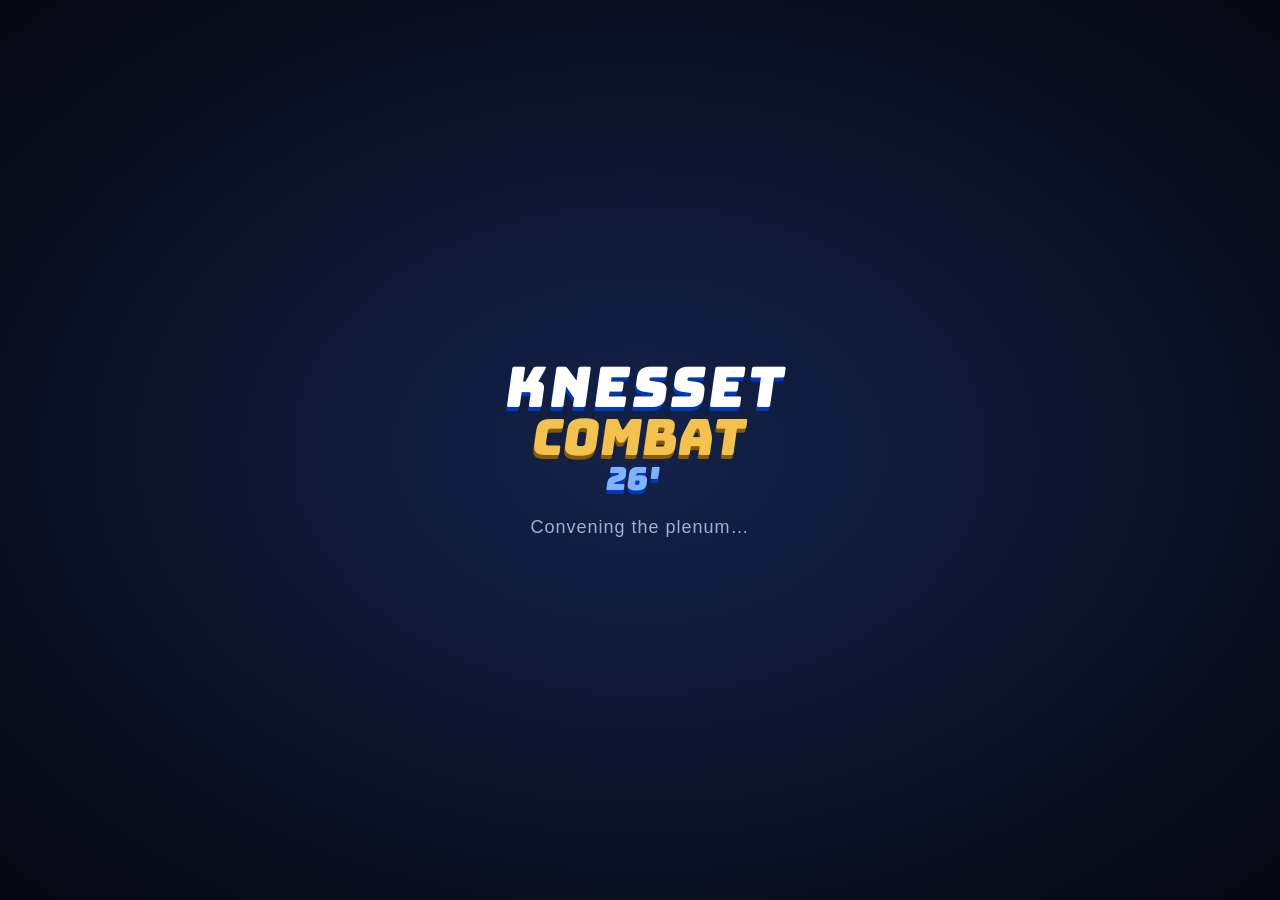
<file: index.html>
<!doctype html>
<html lang="en">
<head>
<meta charset="utf-8">
<meta name="viewport" content="width=device-width, initial-scale=1">
<title>Games for Gunbhir</title>
<meta http-equiv="refresh" content="0; url=knesset-combat/">
<style>body{background:#0b0f1c;color:#eef3ff;font-family:Arial,sans-serif;display:flex;align-items:center;justify-content:center;height:100vh;margin:0}a{color:#f2c14e}</style>
</head>
<body><p>Loading <a href="knesset-combat/">Knesset Combat 26'</a>…</p></body>
</html>
</file>
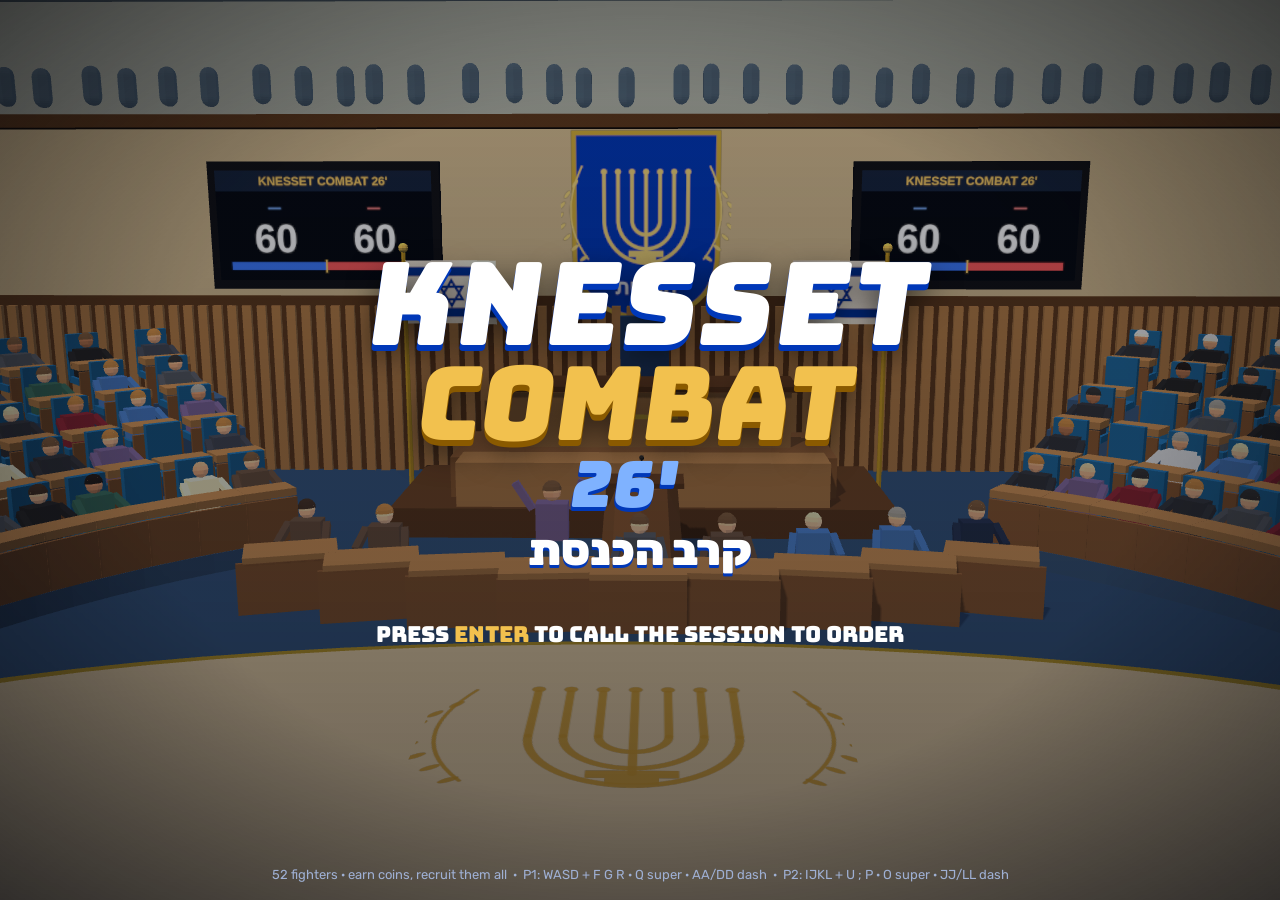
<file: knesset-combat/index.html>
<!doctype html>
<html lang="en">
<head>
<meta charset="utf-8">
<meta name="viewport" content="width=device-width, initial-scale=1">
<title>Knesset Combat 26'</title>
<meta name="description" content="A 3D same-keyboard fighting game set in the Knesset plenum. Pick a Prime Minister, unlock the rest.">
<link rel="preconnect" href="https://fonts.googleapis.com">
<link rel="preconnect" href="https://fonts.gstatic.com" crossorigin>
<link href="https://fonts.googleapis.com/css2?family=Bungee&family=Rubik:wght@400;600;800;900&display=swap" rel="stylesheet">
<link rel="stylesheet" href="css/style.css">
</head>
<body>
<canvas id="view"></canvas>
<div id="vignette"></div>

<!-- loading -->
<div id="loading" class="screen show">
  <div class="logo small"><span class="k">KNESSET</span><span class="c">COMBAT</span><span class="y">26'</span></div>
  <div class="load-text" id="loadText">Convening the plenum…</div>
</div>

<!-- title -->
<div id="title" class="screen">
  <div class="logo"><span class="k">KNESSET</span><span class="c">COMBAT</span><span class="y">26'</span></div>
  <div class="heb">קרב הכנסת</div>
  <div class="press">PRESS <b>ENTER</b> TO CALL THE SESSION TO ORDER</div>
  <div class="foot">52 fighters · earn coins, recruit them all &nbsp;·&nbsp; P1: WASD + F G R · Q super · AA/DD dash &nbsp;·&nbsp; P2: IJKL + U ; P · O super · JJ/LL dash</div>
</div>

<!-- main menu -->
<div id="menu" class="screen">
  <div class="menu-col">
    <div class="logo small"><span class="k">KNESSET</span><span class="c">COMBAT</span><span class="y">26'</span></div>
    <div class="splash" id="splash"></div>
    <ul class="menu-list" id="menuList"></ul>
    <div class="menu-desc" id="menuDesc"></div>
  </div>
  <div class="mandate-box" id="mandateBox"></div>
</div>

<!-- generic list screen (difficulty, settings, pause, results options) -->
<div id="listScreen" class="screen">
  <button type="button" class="backbtn">◂ BACK</button>
  <div class="panel center-panel">
    <h2 id="listTitle"></h2>
    <div id="listSub" class="sub"></div>
    <ul class="menu-list compact" id="listItems"></ul>
    <div class="hint" id="listHint">W/S or ↑/↓ to move · ENTER / F / K to choose · ESC to go back</div>
  </div>
</div>

<!-- character select -->
<div id="select" class="screen">
  <button type="button" class="backbtn">◂ BACK</button>
  <div class="sel-head"><span id="selTitle">CHOOSE YOUR CANDIDATE</span><span class="sel-mode" id="selMode"></span></div>
  <div class="sel-bottom">
    <div class="sel-panel p1" id="selP1"></div>
    <div class="sel-center">
      <div class="sel-grid" id="selGrid"></div>
      <div class="sel-stage" id="selStage"></div>
      <div class="hint" id="selHint"></div>
    </div>
    <div class="sel-panel p2" id="selP2"></div>
  </div>
</div>

<!-- campaign ladder -->
<div id="ladder" class="screen">
  <button type="button" class="backbtn">◂ BACK</button>
  <div class="panel ladder-panel">
    <h2>ELECTION ARCADE</h2>
    <div class="sub" id="ladderSub"></div>
    <div class="ladder-row" id="ladderRow"></div>
    <div class="ladder-next" id="ladderNext"></div>
    <div class="ladder-btns" id="ladBtns"></div>
    <div class="hint">Click FIGHT or press ENTER / F · ESC to withdraw</div>
  </div>
</div>

<!-- ending: Prime Minister -->
<div id="ending" class="screen">
  <div class="end-top">
    <div class="end-kicker">THE KNESSET HAS VOTED · 61+ SEATS</div>
    <div class="end-title">PRIME MINISTER</div>
    <div class="end-name" id="endName"></div>
    <div class="end-sub">has cleared all 250 levels and forms the government. Mazal tov!</div>
  </div>
  <div class="end-panel panel">
    <h3>YOUR TERM IN OFFICE</h3>
    <div class="end-stats" id="endStats"></div>
    <div class="end-btns" id="endBtns"><button type="button" class="bigbtn">KEEP PLAYING</button><button type="button" class="bigbtn ghost">MAIN MENU</button></div>
  </div>
</div>

<!-- chest opening -->
<div id="chestScreen" class="screen">
  <div class="chest-top"><div id="chTier" class="ch-tier"></div><div id="chHint" class="ch-hint"></div><div id="chPips" class="ch-pips"></div></div>
  <div id="chRewards" class="ch-rewards"></div>
  <div id="chBtns" class="ch-btns"></div>
</div>

<!-- campaign: 100 levels -->
<div id="levels" class="screen">
  <button type="button" class="backbtn">◂ BACK</button>
  <div class="panel lv-panel">
    <h2>CAMPAIGN · 250 LEVELS</h2>
    <div class="sub" id="lvSub"></div>
    <div class="lv-body">
      <div class="lv-grid" id="lvGrid"></div>
      <div class="lv-info sel-panel" id="lvInfo"></div>
    </div>
    <div class="hint">Arrows/WASD or click to choose a level · ENTER / click again to fight · C open chests · ESC back</div>
  </div>
</div>

<!-- collection -->
<div id="collection" class="screen">
  <button type="button" class="backbtn">◂ BACK</button>
  <div class="col-left panel">
    <h2>SHOP · SHARDS &amp; UPGRADES</h2>
    <div class="sub" id="colSub"></div>
    <div class="shop-tabs" id="shopTabs"></div>
    <div class="rar-key"><span class="rar r-common">COMMON · 1 ability</span><span class="rar r-rare">RARE · 2</span><span class="rar r-superrare">SUPER RARE · 2</span><span class="rar r-epic">EPIC · 3</span><span class="rar r-elite">ELITE · 3</span><span class="rar r-mythic">MYTHIC · 3 + passive</span><span class="rar r-legendary">LEGENDARY · 3 + passive</span></div>
    <div class="sel-grid col-grid" id="colGrid"></div>
    <div class="hint">Click a tab or Q/E to filter · Arrows/WASD or click to select · click again / ENTER to buy or upgrade · C compare · B shard / gold skin · R/P preview gold · ESC back</div>
  </div>
  <div class="col-info panel" id="colInfo"></div>
  <div class="col-lock" id="colLock"></div>
  <div class="compare" id="compare"></div>
</div>

<!-- how to play -->
<div id="howto" class="screen">
  <button type="button" class="backbtn">◂ BACK</button>
  <div class="panel howto-panel">
    <h2>HOW TO PLAY</h2>
    <div class="howto-grid">
      <div class="ctl p1c">
        <h3>PLAYER 1</h3>
        <table>
          <tr><td>Move / Jump / Crouch</td><td><kbd>A</kbd><kbd>D</kbd> <kbd>W</kbd> <kbd>S</kbd></td></tr>
          <tr><td>Punch</td><td><kbd>F</kbd></td></tr>
          <tr><td>Kick</td><td><kbd>G</kbd></td></tr>
          <tr><td>Ability 1 · Special</td><td><kbd>R</kbd></td></tr>
          <tr><td>Ability 2 · Down-Special <small>(Epic+)</small></td><td><kbd>S</kbd> + <kbd>R</kbd></td></tr>
          <tr><td>Super <small>(Rare+, meter full)</small></td><td><kbd>Q</kbd> <small>(left of W)</small></td></tr>
          <tr><td>Dash / Backdash</td><td>double-tap <kbd>D</kbd> / <kbd>A</kbd></td></tr>
        </table>
      </div>
      <div class="ctl p2c">
        <h3>PLAYER 2</h3>
        <table>
          <tr><td>Move / Jump / Crouch</td><td><kbd>J</kbd><kbd>L</kbd> <kbd>I</kbd> <kbd>K</kbd> <small>(or arrows)</small></td></tr>
          <tr><td>Punch</td><td><kbd>U</kbd> or <kbd>Num1</kbd></td></tr>
          <tr><td>Kick</td><td><kbd>;</kbd> or <kbd>Num2</kbd></td></tr>
          <tr><td>Ability 1 · Special</td><td><kbd>P</kbd> or <kbd>Num4</kbd></td></tr>
          <tr><td>Ability 2 · Down-Special <small>(Epic+)</small></td><td><kbd>K</kbd> + <kbd>P</kbd></td></tr>
          <tr><td>Super <small>(Rare+, meter full)</small></td><td><kbd>O</kbd> <small>(right of I)</small> or <kbd>Num5</kbd></td></tr>
          <tr><td>Dash / Backdash</td><td>double-tap <kbd>J</kbd> / <kbd>L</kbd> <small>(or arrows)</small></td></tr>
        </table>
      </div>
      <div class="rules">
        <h3>RARITY &amp; ABILITIES</h3>
        <ul>
          <li><span class="rar r-common">COMMON</span> 1 ability (Special) plus a +14% damage and +50 HP perk · 10 shards</li>
          <li><span class="rar r-rare">RARE</span> 2 abilities (Special + Super) · <span class="coin"></span>200</li>
          <li><span class="rar r-superrare">SUPER RARE</span> 2 abilities (Special + Super) plus a +3% damage and +20 HP perk · 17 shards</li>
          <li><span class="rar r-epic">EPIC</span> 3 abilities (Special + Down-Special + Super) · <span class="coin"></span>400</li>
          <li><span class="rar r-elite">ELITE</span> 3 abilities plus a +40 HP perk · 22 shards</li>
          <li><span class="rar r-mythic">MYTHIC</span> 3 abilities plus a unique passive · <span class="coin"></span>500 · 25 shards</li>
          <li><span class="rar r-legendary">LEGENDARY</span> 3 abilities plus a unique passive (Survivor, Iron Will, Momentum, Filibuster) · <span class="coin"></span>600+</li>
        </ul>
        <h3 style="margin-top:12px">COINS</h3>
        <ul>
          <li>Every match pays <b>coins</b>: showing up, rounds won, wins, perfect rounds, super finishes and a CPU difficulty bonus. Clearing the Election Campaign pays a big bonus.</li>
          <li>Fighters <b>can't be bought outright</b>. Collect their shards from campaign chests, or buy single shards in the <b>Shop</b>. Coins also pay for upgrades and gold skins.</li>
          <li>You start with <b>6 free Common fighters</b> — Moshe Sharett, Yigal Allon, Tzipi Livni, Benny Gantz, Yitzhak Navon and special guest Tung Tung Tung Sahur — so you and a friend can jump straight into Versus. 46 more fighters (including Ben-Gurion) unlock with shards.</li>
          <li><b>Upgrades:</b> every fighter you own can be ranked up to <b>Rank 5</b> in the Shop. Each rank adds +5% damage, +5% defense and +50 HP. Ranks apply in every mode.</li>
          <li><b>Campaign · 250 levels:</b> fixed rivals that get tougher. Every 10th level is a boss. First clears pay a big bonus; replays pay 30%.</li>
          <li><b>🎁 Chest Store:</b> buy chests with coins (150–1,600). Every chest starts with 3 upgrade taps. Bought chests upgrade at 45% per tap (campaign chests 30%), and Lucky chests have 5, 6 or 8 taps.</li>
          <li><b>Chests:</b> every 2nd campaign win drops a ballot-box chest (boss levels always do), and every 10th win gives a bonus chest 2 tiers better with 5 taps. Tap it 3 times — each tap has a 30% chance to upgrade it, then it opens automatically: Wooden → Silver → Golden → Epic → Mythic → Legendary. Chests give coins and <b>shards</b>.</li>
          <li><b>✦ Wild Shards:</b> every chest has a 1% chance to drop one. A Wild Shard unlocks any locked fighter of its rarity — use it in the Shop.</li>
          <li><b>Shards:</b> collect 10 (Common), 15 (Rare), 17 (Super Rare), 20 (Epic), 25 (Mythic) or 30 (Legendary) shards to recruit a leader for free.  You can buy single shards in the Shop with <kbd>B</kbd>.</li>
          <li><b>Projectile ammo:</b> 3 shots (+1 per upgrade rank, max 6). Mash them all, then they reload together — 1 second per shot — once you're empty.</li>
          <li><b>Election Night Gold</b> skin: win 3 matches with a fighter, or buy it for <span class="coin"></span>150.</li>
        </ul>
        <h3 style="margin-top:12px">THE RULES OF ORDER</h3>
        <ul>
          <li><b>Block</b> by holding <b>away</b> from your opponent. Crouch-block (<b>down + away</b>) stops sweeps; jump attacks must be blocked <b>standing</b>.</li>
          <li>Your <b>Super meter</b> fills based on the <b>damage you deal</b>; blocked hits give nothing. You can only hold block for <b>2.5 seconds</b> before your guard breaks.</li>
          <li><b>Crouch + Kick</b> is a sweep that knocks down. <b>Punch</b> chains into more punches, a kick, or your Special.</li>
          <li>Ability 2 types: <b>Uppercut</b> (rising anti-air), <b>Counter</b> (parry stance — strikes back if hit), or a second projectile/charge.</li>
          <li>Gamepads: D-pad/stick to move, <b>A</b> punch, <b>B</b> kick, <b>X</b> special (hold down for Ability 2), <b>Y</b> super.</li>
          <li><kbd>ESC</kbd> pauses. <kbd>M</kbd> toggles music.</li>
        </ul>
      </div>
    </div>
    <div class="hint">ESC / ENTER to go back</div>
  </div>
</div>

<!-- fight HUD -->
<div id="hud">
  <div class="hud-top">
    <div class="hp p1">
      <img class="por" alt="">
      <div class="hp-body">
        <div class="nm"></div>
        <div class="bar"><div class="trail"></div><div class="fill"></div></div>
        <div class="pips"></div>
      </div>
    </div>
    <div class="timer-wrap"><div class="timer"><span>99</span></div><button type="button" id="pauseBtn" class="pausebtn" title="Pause">❚❚</button></div>
    <div class="hp p2">
      <img class="por" alt="">
      <div class="hp-body">
        <div class="nm"></div>
        <div class="bar"><div class="trail"></div><div class="fill"></div></div>
        <div class="pips"></div>
      </div>
    </div>
  </div>
  <div class="hud-bottom">
    <div class="meter-col p1"><div class="meter p1"><div class="mfill"></div><span class="mlabel">SUPER</span><span class="mkey">Q</span></div><div class="ammo p1"></div></div>
    <div class="meter-col p2"><div class="meter p2"><div class="mfill"></div><span class="mlabel">SUPER</span><span class="mkey">O</span></div><div class="ammo p2"></div></div>
  </div>
  <div class="combo p1"></div><div class="combo p2"></div>
  <div class="callout p1"></div><div class="callout p2"></div>
</div>
<div id="banner"><div class="big"></div><div class="sub"></div></div>
<div id="tutorial"></div>
<div id="vs">
  <div class="vs-side l"><img alt=""><div class="vs-name"></div><div class="vs-title"></div></div>
  <div class="vs-mid">VS</div>
  <div class="vs-side r"><img alt=""><div class="vs-name"></div><div class="vs-title"></div></div>
  <div class="vs-skip">press any attack button</div>
</div>
<div id="supercut"><img alt=""><div class="sc-text"><div class="sc-who"></div><div class="sc-move"></div></div></div>
<div id="flash"></div>

<!-- results -->
<div id="results" class="screen">
  <div class="panel results-panel">
    <h2 id="resTitle"></h2>
    <div class="sub" id="resSub"></div>
    <div class="res-cols">
      <div class="res-earn" id="resEarn"></div>
      <div class="res-unlocks" id="resUnlocks"></div>
    </div>
    <ul class="menu-list compact horizontal" id="resMenu"></ul>
  </div>
</div>

<div id="toast"></div>

<script src="lib/three.min.js"></script>
<script src="js/roster.js"></script>
<script src="js/models.js"></script>
<script src="js/stage.js"></script>
<script src="js/effects.js"></script>
<script src="js/audio.js"></script>
<script src="js/fight.js"></script>
<script src="js/ai.js"></script>
<script src="js/game.js"></script>
</body>
</html>
</file>
<file: knesset-combat/css/style.css>
:root {
  --blue: #0038b8;
  --blue2: #2f6fe0;
  --sky: #7fb2ff;
  --red: #e5484d;
  --gold: #f2c14e;
  --ink: #0a0f1d;
  --panel: rgba(9, 15, 32, 0.86);
  --panel2: rgba(16, 26, 54, 0.92);
  --line: rgba(127, 178, 255, 0.35);
  --text: #eef3ff;
  --muted: #9fb0d4;
  --display: 'Bungee', Impact, 'Arial Black', sans-serif;
  --ui: 'Rubik', 'Segoe UI', Arial, sans-serif;
}
* { box-sizing: border-box; }
html, body { margin: 0; height: 100%; overflow: hidden; background: #0b0f1c; color: var(--text); font-family: var(--ui); user-select: none; }
#view { position: fixed; inset: 0; width: 100%; height: 100%; display: block; }
#vignette { position: fixed; inset: 0; pointer-events: none; background: radial-gradient(ellipse at center, rgba(0,0,0,0) 55%, rgba(0,0,0,0.55) 100%); }

.screen { position: fixed; inset: 0; display: none; z-index: 5; }
.screen.show { display: block; }
.panel { background: var(--panel); border: 2px solid var(--line); border-radius: 14px; box-shadow: 0 20px 60px rgba(0,0,0,0.5); padding: 22px 26px; }
h2 { font-family: var(--display); font-weight: 400; letter-spacing: 1px; margin: 0 0 6px; font-size: clamp(22px, 3vw, 34px); color: #fff; text-shadow: 0 3px 0 var(--blue); }
h3 { font-family: var(--display); font-weight: 400; margin: 0 0 8px; font-size: 18px; color: var(--gold); }
.sub { color: var(--muted); font-size: 15px; margin-bottom: 14px; }
.hint { color: var(--muted); font-size: 13px; margin-top: 14px; text-align: center; opacity: 0.85; }
kbd { display: inline-block; min-width: 26px; padding: 2px 7px; margin: 0 2px; border-radius: 6px; background: #1d2b52; border: 1px solid #3c5aa8; border-bottom-width: 3px; font-family: var(--ui); font-weight: 800; font-size: 13px; color: #fff; text-align: center; }

/* ---------- logo ---------- */
.logo { font-family: var(--display); line-height: 0.92; text-align: center; transform: skewX(-8deg); }
.logo span { display: block; }
.logo .k { font-size: clamp(48px, 9vw, 120px); color: #fff; text-shadow: 0 6px 0 var(--blue), 0 12px 30px rgba(0,0,0,0.6); letter-spacing: 2px; }
.logo .c { font-size: clamp(42px, 8vw, 106px); color: var(--gold); text-shadow: 0 6px 0 #8a5a00, 0 12px 30px rgba(0,0,0,0.6); }
.logo .y { font-size: clamp(30px, 5vw, 64px); color: var(--sky); text-shadow: 0 4px 0 var(--blue); margin-top: 4px; }
.logo.small .k { font-size: clamp(30px, 4.6vw, 56px); text-shadow: 0 4px 0 var(--blue); }
.logo.small .c { font-size: clamp(26px, 4vw, 50px); text-shadow: 0 4px 0 #8a5a00; }
.logo.small .y { font-size: clamp(20px, 2.6vw, 32px); }

#loading { background: radial-gradient(ellipse at center, #13224a, #05070f); display: none; flex-direction: column; align-items: center; justify-content: center; gap: 24px; z-index: 50; }
#loading.show { display: flex; }
.load-text { color: var(--muted); font-size: 18px; letter-spacing: 1px; }

#title { display: none; flex-direction: column; align-items: center; justify-content: center; text-align: center; padding: 16px; background: linear-gradient(180deg, rgba(5,8,18,0.25), rgba(5,8,18,0.6)); }
#title.show { display: flex; }
#title .heb { font-size: clamp(26px, 4vw, 44px); font-weight: 900; color: #fff; margin-top: 10px; direction: rtl; text-shadow: 0 3px 0 var(--blue); }
#title .press { margin-top: 44px; font-family: var(--display); font-size: clamp(14px, 2vw, 22px); color: #fff; animation: blink 1.1s steps(2) infinite; }
#title .press b { color: var(--gold); font-weight: 400; }
#title .foot { position: absolute; bottom: 18px; left: 16px; right: 16px; color: var(--muted); font-size: 13px; }
@keyframes blink { 50% { opacity: 0.25; } }

/* ---------- menus ---------- */
#menu { background: linear-gradient(90deg, rgba(5,8,18,0.92) 0%, rgba(5,8,18,0.7) 38%, rgba(5,8,18,0) 70%); }
.menu-col { position: absolute; left: clamp(16px, 5vw, 80px); top: 50%; transform: translateY(-50%); width: min(460px, calc(100% - 32px)); }
.menu-col .logo { text-align: left; margin-bottom: 26px; }
.menu-list { list-style: none; margin: 0; padding: 0; }
.menu-list li { font-family: var(--display); font-size: clamp(18px, 2.3vw, 26px); padding: 10px 18px; margin: 6px 0; color: #b9c6e6; border-left: 5px solid transparent; transform: skewX(-8deg); transition: background 0.12s, color 0.12s, padding 0.12s; cursor: pointer; border-radius: 4px; }
.menu-list li.sel { background: linear-gradient(90deg, var(--blue), rgba(0,56,184,0.15)); color: #fff; border-left-color: var(--gold); padding-left: 28px; }
.menu-list li .val { float: right; color: var(--gold); }
.menu-list li.locked { opacity: 0.45; }
.menu-list.compact li { font-size: clamp(15px, 1.8vw, 20px); padding: 8px 16px; }
.menu-list.horizontal { display: flex; flex-wrap: wrap; gap: 10px; justify-content: center; margin-top: 18px; }
.menu-list.horizontal li { margin: 0; }
.menu-desc { margin-top: 18px; color: var(--muted); font-size: 15px; min-height: 44px; line-height: 1.4; }
.mandate-box { position: absolute; right: clamp(16px, 3vw, 40px); bottom: clamp(16px, 3vw, 36px); width: min(380px, calc(100% - 32px)); background: var(--panel); border: 2px solid var(--line); border-radius: 12px; padding: 14px 18px; }
.mandate-box .mb-top { display: flex; justify-content: space-between; align-items: baseline; }
.mandate-box .mb-num { font-family: var(--display); font-size: 34px; color: var(--gold); }
.mandate-box .mb-lbl { color: var(--muted); font-size: 13px; letter-spacing: 1px; }
.progress { height: 10px; background: #1a2546; border-radius: 6px; overflow: hidden; margin: 8px 0 6px; }
.progress > div { height: 100%; background: linear-gradient(90deg, var(--blue2), var(--gold)); }
.mandate-box .mb-next { font-size: 13px; color: #cfd9f5; display: flex; gap: 10px; align-items: center; }
.mandate-box .mb-next img { width: 40px; height: 40px; border-radius: 8px; background: #1a2546; filter: brightness(0) drop-shadow(0 0 2px var(--sky)); }

#listScreen { background: rgba(5,8,18,0.55); }
.center-panel { position: absolute; left: 50%; top: 50%; transform: translate(-50%, -50%); width: min(560px, calc(100% - 32px)); max-height: calc(100% - 32px); overflow: auto; }

/* ---------- select ---------- */
#select { background: linear-gradient(180deg, rgba(5,8,18,0.55) 0%, rgba(5,8,18,0) 18%, rgba(5,8,18,0) 52%, rgba(5,8,18,0.9) 72%); }
.sel-head { position: absolute; top: 14px; left: 0; right: 0; text-align: center; font-family: var(--display); font-size: clamp(20px, 3vw, 34px); color: #fff; text-shadow: 0 3px 0 var(--blue); }
.sel-mode { display: block; font-family: var(--ui); font-size: 14px; font-weight: 800; color: var(--gold); letter-spacing: 2px; text-shadow: none; margin-top: 4px; }
.sel-bottom { position: absolute; left: 12px; right: 12px; bottom: 12px; display: grid; grid-template-columns: minmax(200px, 300px) 1fr minmax(200px, 300px); gap: 12px; align-items: end; }
.sel-center { display: flex; flex-direction: column; align-items: center; }
.sel-grid { display: grid; grid-template-columns: repeat(14, minmax(0, 52px)); gap: 5px; justify-content: center; }
.cell { position: relative; aspect-ratio: 1; border-radius: 9px; background: linear-gradient(180deg, #24376b, #121c3a); border: 2px solid #2b3d70; overflow: hidden; }
.cell img { width: 100%; height: 100%; display: block; }
.cell.locked img { filter: grayscale(0.85) brightness(0.45); }
.cell.locked::after { content: '🔒'; position: absolute; right: 2px; bottom: 0; font-size: 13px; }
.cell .grp { position: absolute; left: 0; top: 0; font-size: 9px; font-weight: 900; padding: 1px 4px; background: rgba(0,0,0,0.6); color: var(--gold); border-bottom-right-radius: 6px; letter-spacing: 0.5px; }
.cell.c1 { border-color: var(--sky); box-shadow: 0 0 0 2px var(--sky), 0 0 18px rgba(127,178,255,0.7); }
.cell.c2 { border-color: var(--red); box-shadow: 0 0 0 2px var(--red), 0 0 18px rgba(229,72,77,0.7); }
.cell.c1.c2 { box-shadow: -3px 0 0 2px var(--sky), 3px 0 0 2px var(--red); }
.cell .tag { position: absolute; top: -1px; font-family: var(--display); font-size: 11px; padding: 0 4px; border-radius: 0 0 5px 5px; }
.cell .tag.t1 { left: 2px; background: var(--sky); color: #001; }
.cell .tag.t2 { right: 2px; background: var(--red); color: #fff; }
.sel-panel { background: var(--panel); border: 2px solid var(--line); border-radius: 12px; padding: 12px 14px; min-height: 210px; }
.sel-panel.p1 { border-color: rgba(127,178,255,0.7); }
.sel-panel.p2 { border-color: rgba(229,72,77,0.7); }
.sel-panel .who { font-family: var(--display); font-size: 13px; letter-spacing: 1px; }
.sel-panel.p1 .who { color: var(--sky); } .sel-panel.p2 .who { color: #ff8a8e; }
.sel-panel .name { font-family: var(--display); font-size: clamp(16px, 1.6vw, 22px); color: #fff; margin: 2px 0; line-height: 1.1; }
.sel-panel .ttl { color: var(--gold); font-weight: 800; font-size: 13px; }
.sel-panel .bio { color: #c8d3ef; font-size: 12.5px; line-height: 1.35; margin: 6px 0; }
.sel-panel .moves { font-size: 12px; color: #dfe7ff; margin: 6px 0; }
.sel-panel .moves b { color: var(--gold); font-weight: 800; }
.stats { display: grid; grid-template-columns: 62px 1fr; gap: 3px 8px; font-size: 11px; color: var(--muted); align-items: center; }
.stats .sb { height: 6px; background: #1a2546; border-radius: 4px; overflow: hidden; }
.stats .sb > div { height: 100%; background: linear-gradient(90deg, var(--blue2), var(--sky)); }
.sel-panel .skin { margin-top: 8px; font-size: 12px; color: #fff; padding: 4px 8px; background: rgba(255,255,255,0.06); border-radius: 6px; }
.sel-panel .ready { margin-top: 8px; font-family: var(--display); font-size: 18px; color: var(--gold); text-align: center; animation: blink 0.8s steps(2) infinite; }
.sel-panel .lockinfo { margin-top: 10px; padding: 8px; border-radius: 8px; background: rgba(229,72,77,0.15); color: #ffc9cb; font-size: 13px; font-weight: 600; }
.sel-stage { margin-top: 8px; font-size: 13px; color: #dfe7ff; }
.sel-stage b { color: var(--gold); }

/* ---------- ladder ---------- */
#ladder { background: rgba(5,8,18,0.6); }
.ladder-panel { position: absolute; left: 50%; top: 50%; transform: translate(-50%, -50%); width: min(980px, calc(100% - 32px)); text-align: center; }
.ladder-row { display: flex; gap: 10px; justify-content: center; flex-wrap: wrap; margin: 16px 0; }
.lad { width: 112px; text-align: center; position: relative; }
.lad img { width: 96px; height: 96px; border-radius: 12px; background: linear-gradient(180deg, #24376b, #121c3a); border: 3px solid #2b3d70; }
.lad.done img { filter: grayscale(1) brightness(0.55); }
.lad.done::after { content: 'PASSED'; position: absolute; left: 50%; top: 34px; transform: translateX(-50%) rotate(-14deg); font-family: var(--display); color: var(--gold); font-size: 16px; text-shadow: 0 2px 0 #000; }
.lad.cur img { border-color: var(--gold); box-shadow: 0 0 22px rgba(242,193,78,0.7); }
.lad .ln { font-size: 11px; font-weight: 800; margin-top: 4px; color: #dfe7ff; }
.lad .ld { font-size: 10px; color: var(--muted); letter-spacing: 1px; }
.ladder-next { font-family: var(--display); font-size: 20px; color: #fff; }

/* ---------- collection ---------- */
#collection { background: linear-gradient(90deg, rgba(5,8,18,0.85) 0%, rgba(5,8,18,0.35) 45%, rgba(5,8,18,0.35) 62%, rgba(5,8,18,0.85) 100%); }
.col-left { position: absolute; left: 14px; top: 14px; bottom: 14px; width: min(420px, calc(100% - 28px)); overflow: auto; }
.col-grid { grid-template-columns: repeat(6, minmax(0, 60px)); justify-content: start; }
.col-info { position: absolute; right: 14px; top: 14px; width: min(360px, calc(100% - 28px)); max-height: calc(100% - 28px); overflow: auto; }
.col-info .name { font-family: var(--display); font-size: 24px; color: #fff; }
.col-info .ttl { color: var(--gold); font-weight: 800; margin-bottom: 6px; }
.col-info p { color: #c8d3ef; font-size: 14px; line-height: 1.45; }
.col-info .req { padding: 8px 10px; border-radius: 8px; margin: 6px 0; font-size: 13px; font-weight: 600; }
.col-info .req.ok { background: rgba(76, 217, 100, 0.15); color: #b6f5c2; }
.col-info .req.no { background: rgba(229,72,77,0.15); color: #ffc9cb; }

/* ---------- how to ---------- */
#howto { background: rgba(5,8,18,0.7); }
.howto-panel { position: absolute; left: 50%; top: 50%; transform: translate(-50%, -50%); width: min(1020px, calc(100% - 32px)); max-height: calc(100% - 32px); overflow: auto; }
.howto-grid { display: grid; grid-template-columns: 1fr 1fr; gap: 16px; }
.howto-grid .rules { grid-column: 1 / -1; }
.ctl table { width: 100%; border-collapse: collapse; font-size: 14px; }
.ctl td { padding: 6px 4px; border-bottom: 1px solid rgba(127,178,255,0.15); }
.ctl td:last-child { text-align: right; }
.p1c h3 { color: var(--sky); } .p2c h3 { color: #ff8a8e; }
.rules ul { margin: 0; padding-left: 20px; color: #d3dcf3; font-size: 14px; line-height: 1.55; }

/* ---------- HUD ---------- */
#hud { position: fixed; inset: 0; pointer-events: none; display: none; z-index: 6; }
#hud.show { display: block; }
.hud-top { position: absolute; top: 12px; left: 12px; right: 12px; display: grid; grid-template-columns: 1fr auto 1fr; gap: 10px; align-items: start; }
.hp { display: flex; gap: 8px; align-items: flex-start; }
.hp.p2 { flex-direction: row-reverse; }
.hp .por { width: clamp(44px, 5vw, 64px); height: clamp(44px, 5vw, 64px); border-radius: 10px; background: linear-gradient(180deg, #24376b, #121c3a); border: 2px solid var(--sky); flex: none; }
.hp.p2 .por { border-color: var(--red); transform: scaleX(-1); }
.hp-body { flex: 1; min-width: 0; }
.hp .nm { font-family: var(--display); font-size: clamp(12px, 1.4vw, 18px); color: #fff; text-shadow: 0 2px 0 #000; white-space: nowrap; overflow: hidden; text-overflow: ellipsis; }
.hp.p2 .nm { text-align: right; }
.bar { position: relative; height: clamp(16px, 2.2vw, 26px); background: #300b10; border: 2px solid #fff; border-radius: 4px; overflow: hidden; transform: skewX(-14deg); box-shadow: 0 3px 0 rgba(0,0,0,0.5); }
.hp.p2 .bar { transform: skewX(14deg); }
.bar .fill, .bar .trail { position: absolute; top: 0; bottom: 0; left: 0; right: 0; transform-origin: right center; }
.hp.p2 .bar .fill, .hp.p2 .bar .trail { transform-origin: left center; }
.bar .trail { background: #ff3b30; }
.bar .fill { background: linear-gradient(180deg, #fff27a, #f5b700 55%, #d18f00); }
.bar .fill.low { background: linear-gradient(180deg, #ff9a7a, #ff4d2e 55%, #c2200a); animation: blink 0.5s steps(2) infinite; }
.pips { display: flex; gap: 5px; margin-top: 5px; }
.hp.p2 .pips { justify-content: flex-end; }
.pip { width: 18px; height: 14px; border-radius: 3px; border: 2px solid #fff; background: rgba(0,0,0,0.4); position: relative; }
.pip::before { content: ''; position: absolute; left: 3px; right: 3px; top: -5px; height: 3px; background: #fff; border-radius: 2px; }
.pip.won { background: var(--gold); }
.timer { width: clamp(56px, 6vw, 80px); height: clamp(56px, 6vw, 80px); border-radius: 50%; background: radial-gradient(circle at 50% 35%, #2047a8, #0a1a45); border: 3px solid #fff; display: flex; align-items: center; justify-content: center; font-family: var(--display); font-size: clamp(24px, 3vw, 38px); color: #fff; text-shadow: 0 3px 0 #000; box-shadow: 0 4px 0 rgba(0,0,0,0.5); }
.timer.low { color: #ff6b6b; }
.hud-bottom { position: absolute; bottom: 14px; left: 14px; right: 14px; display: flex; justify-content: space-between; }
.meter { position: relative; width: min(34vw, 340px); height: 20px; background: rgba(0,0,0,0.55); border: 2px solid #c9d6ff; border-radius: 4px; overflow: hidden; transform: skewX(-14deg); }
.meter.p2 { transform: skewX(14deg); }
.meter .mfill { position: absolute; inset: 0; transform-origin: left center; background: linear-gradient(90deg, #1f5cff, #7fb2ff); }
.meter.p2 .mfill { transform-origin: right center; background: linear-gradient(270deg, #c41f2a, #ff8a8e); }
.meter.full .mfill { background: linear-gradient(90deg, #f2c14e, #fff7c2, #f2c14e); background-size: 200% 100%; animation: shine 0.8s linear infinite; }
@keyframes shine { to { background-position: -200% 0; } }
.meter .mlabel { position: absolute; left: 10px; top: 0; line-height: 16px; font-family: var(--display); font-size: 12px; color: #fff; text-shadow: 0 1px 0 #000; }
.meter.p2 .mlabel { left: auto; right: 10px; }
.meter .mkey { position: absolute; right: 8px; top: 0; line-height: 16px; font-family: var(--display); font-size: 12px; color: #111; display: none; }
.meter.p2 .mkey { right: auto; left: 8px; }
.meter.full .mkey { display: block; }
.combo { position: absolute; top: 28%; font-family: var(--display); font-size: clamp(22px, 3.2vw, 40px); color: var(--gold); text-shadow: 0 3px 0 #000, 0 0 20px rgba(242,193,78,0.6); opacity: 0; transition: opacity 0.3s; line-height: 1; }
.combo small { display: block; font-size: 0.45em; color: #fff; }
.combo.p1 { left: 3%; } .combo.p2 { right: 3%; text-align: right; }
.combo.on { opacity: 1; }
.callout { position: absolute; top: 19%; font-family: var(--display); font-size: clamp(14px, 1.8vw, 22px); color: #fff; padding: 4px 12px; background: rgba(0,56,184,0.85); border-radius: 6px; transform: skewX(-10deg); opacity: 0; transition: opacity 0.25s; }
.callout.p1 { left: 3%; } .callout.p2 { right: 3%; background: rgba(196,31,42,0.85); }
.callout.on { opacity: 1; }
.callout.super { background: linear-gradient(90deg, #b8860b, var(--gold)); color: #1b1200; }

#banner { position: fixed; left: 0; right: 0; top: 34%; text-align: center; pointer-events: none; z-index: 7; display: none; }
#banner.show { display: block; animation: slam 0.35s cubic-bezier(.2,1.6,.4,1); }
#banner .big { font-family: var(--display); font-size: clamp(48px, 10vw, 140px); color: #fff; text-shadow: 0 6px 0 var(--blue), 0 14px 40px rgba(0,0,0,0.7); line-height: 1; transform: skewX(-8deg); }
#banner.ko .big { color: #ff4d4d; text-shadow: 0 6px 0 #5a0000, 0 14px 40px rgba(0,0,0,0.7); font-size: clamp(64px, 14vw, 200px); }
#banner.fight .big { color: var(--gold); text-shadow: 0 6px 0 #8a5a00, 0 14px 40px rgba(0,0,0,0.7); }
#banner.win .big, #banner.match .big { font-size: clamp(36px, 7vw, 96px); }
#banner .sub { font-family: var(--display); font-size: clamp(16px, 2.4vw, 30px); color: var(--gold); text-shadow: 0 3px 0 #000; margin-top: 8px; padding: 0 16px; }
#banner.match .sub { font-family: var(--ui); font-weight: 800; font-style: italic; color: #fff; font-size: clamp(16px, 2vw, 26px); }
@keyframes slam { from { transform: scale(2.2); opacity: 0; } to { transform: scale(1); opacity: 1; } }

#vs { position: fixed; inset: 0; display: none; z-index: 8; pointer-events: none; }
#vs.show { display: block; }
.vs-side { position: absolute; bottom: 9%; width: 44%; text-align: center; animation: vsin 0.5s ease-out; }
.vs-side.l { left: 2%; } .vs-side.r { right: 2%; }
.vs-side img { width: clamp(80px, 11vw, 150px); height: clamp(80px, 11vw, 150px); border-radius: 16px; border: 3px solid #fff; background: linear-gradient(180deg, #24376b, #121c3a); }
.vs-side.r img { transform: scaleX(-1); }
.vs-name { font-family: var(--display); font-size: clamp(20px, 3.4vw, 44px); color: #fff; text-shadow: 0 4px 0 var(--blue); }
.vs-side.r .vs-name { text-shadow: 0 4px 0 #8a1520; }
.vs-title { color: var(--gold); font-weight: 800; letter-spacing: 2px; }
.vs-mid { position: absolute; left: 50%; bottom: 14%; transform: translateX(-50%) skewX(-10deg); font-family: var(--display); font-size: clamp(50px, 8vw, 110px); color: var(--gold); text-shadow: 0 6px 0 #8a5a00; }
.vs-skip { position: absolute; bottom: 14px; left: 0; right: 0; text-align: center; color: var(--muted); font-size: 13px; }
@keyframes vsin { from { transform: translateY(40px); opacity: 0; } }

#supercut { position: fixed; left: 0; right: 0; top: 40%; height: clamp(90px, 14vh, 140px); display: none; align-items: center; gap: 18px; padding: 0 6%; z-index: 7; pointer-events: none; background: linear-gradient(90deg, rgba(0,0,0,0) 0%, rgba(0,20,70,0.9) 15%, rgba(0,20,70,0.9) 85%, rgba(0,0,0,0) 100%); border-top: 3px solid var(--gold); border-bottom: 3px solid var(--gold); }
#supercut.show { display: flex; animation: sweep 0.3s ease-out; }
#supercut.right { flex-direction: row-reverse; text-align: right; }
#supercut img { height: 130%; border-radius: 14px; border: 3px solid var(--gold); background: #13224a; }
#supercut .sc-who { font-family: var(--display); color: #fff; font-size: clamp(14px, 2vw, 22px); }
#supercut .sc-move { font-family: var(--display); color: var(--gold); font-size: clamp(24px, 4.4vw, 58px); text-shadow: 0 4px 0 #000; line-height: 1; }
@keyframes sweep { from { transform: translateX(-100%); } }
#supercut.right { animation-name: sweepR; }
@keyframes sweepR { from { transform: translateX(100%); } }
#flash { position: fixed; inset: 0; background: #fff; opacity: 0; pointer-events: none; z-index: 9; transition: opacity 0.25s; }

/* ---------- results ---------- */
#results { background: linear-gradient(90deg, rgba(5,8,18,0.0) 0%, rgba(5,8,18,0.6) 40%, rgba(5,8,18,0.9) 100%); }
.results-panel { position: absolute; right: clamp(12px, 3vw, 40px); top: 50%; transform: translateY(-50%); width: min(620px, calc(100% - 24px)); max-height: calc(100% - 24px); overflow: auto; }
.res-cols { display: grid; grid-template-columns: 1fr 1fr; gap: 14px; }
.res-earn .row { display: flex; justify-content: space-between; padding: 5px 0; border-bottom: 1px solid rgba(127,178,255,0.15); font-size: 14px; }
.res-earn .row b { color: var(--gold); }
.res-earn .total { display: flex; justify-content: space-between; margin-top: 8px; font-family: var(--display); font-size: 20px; }
.res-earn .total b { color: var(--gold); font-weight: 400; }
.res-unlocks h3 { margin-bottom: 6px; }
.unl { display: flex; gap: 10px; align-items: center; padding: 8px; margin-bottom: 8px; border-radius: 10px; background: linear-gradient(90deg, rgba(242,193,78,0.25), rgba(242,193,78,0.04)); border: 1px solid rgba(242,193,78,0.6); animation: pop 0.5s cubic-bezier(.2,1.6,.4,1) backwards; }
.unl img { width: 54px; height: 54px; border-radius: 9px; background: #13224a; }
.unl .u1 { font-family: var(--display); font-size: 12px; color: var(--gold); }
.unl .u2 { font-weight: 800; font-size: 15px; }
.next-unlock { font-size: 13px; color: var(--muted); }
@keyframes pop { from { transform: scale(0.4); opacity: 0; } }

#toast { position: fixed; left: 50%; top: 18px; transform: translateX(-50%); background: var(--panel2); border: 2px solid var(--gold); border-radius: 10px; padding: 10px 18px; font-weight: 800; z-index: 60; display: none; text-align: center; }
#toast.show { display: block; animation: pop 0.35s ease-out; }

@media (max-width: 1100px) {
  .sel-bottom { grid-template-columns: 1fr 1fr; }
  .sel-center { grid-column: 1 / -1; grid-row: 1; }
  .sel-panel { min-height: 0; }
  .sel-panel .bio { display: none; }
  .sel-grid { grid-template-columns: repeat(14, minmax(0, 44px)); gap: 3px; }
  .res-cols { grid-template-columns: 1fr; }
}
@media (max-width: 700px) {
  .sel-grid { grid-template-columns: repeat(7, minmax(0, 48px)); }
  .howto-grid { grid-template-columns: 1fr; }
  .meter { width: 40vw; }
  .sel-panel .moves, .sel-panel .stats { display: none; }
}

/* ---------- coins + rarity ---------- */
.coin { display: inline-block; width: 0.95em; height: 0.95em; border-radius: 50%; background: radial-gradient(circle at 35% 30%, #fff6c2, #f2c14e 45%, #b8860b 100%); border: 2px solid #8a5a00; vertical-align: -0.14em; margin: 0 0.2em 0 0.05em; box-shadow: inset 0 0 0 2px rgba(255,255,255,0.25); }
.rar { display: inline-block; font-family: var(--display); font-size: 10px; letter-spacing: 1px; padding: 2px 7px; border-radius: 5px; color: #0b0f1c; vertical-align: 1px; margin-right: 4px; }
.rar.r-common { background: #a7b1c4; }
.rar.r-rare { background: #3d8bff; color: #fff; }
.rar.r-epic { background: #b46cff; color: #fff; }
.rar.r-legendary { background: linear-gradient(90deg, #f2c14e, #fff3b0, #f2c14e); }
.rar-key { display: flex; flex-wrap: wrap; gap: 4px; margin-bottom: 10px; }
.cell.r-common { border-color: #6d7891; }
.cell.r-rare { border-color: #2f6fe0; }
.cell.r-epic { border-color: #8f4ae6; background: linear-gradient(180deg, #3a2a6b, #1a1240); }
.cell.r-legendary { border-color: #c99a2e; background: linear-gradient(180deg, #5a4416, #241a08); }
.cell::before { content: ''; position: absolute; left: 0; right: 0; bottom: 0; height: 4px; z-index: 1; }
.cell.r-common::before { background: #a7b1c4; } .cell.r-rare::before { background: #3d8bff; } .cell.r-epic::before { background: #b46cff; } .cell.r-legendary::before { background: #f2c14e; }
.cell.locked::after { content: '🔒'; position: absolute; right: 2px; bottom: 15px; top: auto; font-size: 10px; }
.cell .price { position: absolute; left: 0; right: 0; bottom: 4px; text-align: center; font-size: 10px; font-weight: 900; color: #ffd27a; text-shadow: 0 1px 2px #000, 0 0 3px #000; }
.cell .price.ok { color: #7dff9b; }
.cell .price .coin { width: 0.9em; height: 0.9em; border-width: 1px; }
.abils { margin: 6px 0 2px; }
.abil { font-size: 12.5px; color: #e6edff; padding: 3px 0; display: flex; gap: 6px; align-items: baseline; }
.abil b { color: var(--gold); font-weight: 800; }
.abil .ak { flex: none; min-width: 30px; text-align: center; font-family: var(--display); font-size: 10px; padding: 2px 5px; border-radius: 5px; background: #1d2b52; border: 1px solid #3c5aa8; color: #fff; }
.abil.passive .ak { background: #5a4416; border-color: #f2c14e; color: #f2c14e; }
.rarline { font-size: 11px; color: var(--muted); margin-bottom: 6px; }
.sel-panel .lockinfo.can, .col-info .buybox.can { background: rgba(76, 217, 100, 0.16); color: #c4ffd0; border: 1px solid rgba(125,255,155,0.5); }
.col-info .buybox { display: flex; gap: 12px; align-items: center; padding: 10px 12px; border-radius: 10px; margin: 10px 0; background: rgba(229,72,77,0.15); color: #ffc9cb; font-size: 14px; border: 1px solid rgba(229,72,77,0.4); }
.col-info .buybox .bb-price { font-family: var(--display); font-size: 24px; color: #ffd27a; white-space: nowrap; }
.col-info .buybox.small .bb-price { font-size: 18px; }
.col-info .name { line-height: 1.1; margin-top: 4px; }
.wallet { color: var(--gold); font-weight: 900; }
.mb-next img.dim { filter: grayscale(0.6) brightness(0.7); }
.unl.far { filter: saturate(0.5); border-color: rgba(127,178,255,0.35); background: rgba(127,178,255,0.06); }
.meter.none { opacity: 0.55; border-style: dashed; }
.meter.none .mfill { display: none; }
.res-earn h3 { margin-bottom: 6px; }

/* ---------- campaign levels + upgrades ---------- */
#levels { background: rgba(5,8,18,0.7); }
.lv-panel { position: absolute; left: 50%; top: 50%; transform: translate(-50%, -50%); width: min(980px, calc(100% - 24px)); max-height: calc(100% - 24px); overflow: auto; }
.lv-body { display: grid; grid-template-columns: minmax(0, 1fr) minmax(220px, 320px); gap: 16px; align-items: start; }
.lv-grid { display: grid; grid-template-columns: repeat(10, minmax(0, 1fr)); gap: 5px; }
.lv { aspect-ratio: 1; border-radius: 7px; border: 2px solid #2b3d70; background: #121c3a; color: #6f7fa8; font-family: var(--display); font-size: clamp(11px, 1.4vw, 15px); cursor: pointer; padding: 0; }
.lv.done { background: #1d3a2a; border-color: #3fae6a; color: #b6f5c2; }
.lv.open { background: #2a3f7a; border-color: var(--sky); color: #fff; animation: blink 1.2s steps(2) infinite; }
.lv.boss { box-shadow: inset 0 0 0 2px rgba(242,193,78,0.6); }
.lv.boss.locked { color: #a8862e; }
.lv.sel { outline: 3px solid var(--gold); outline-offset: 1px; animation: none; }
.lv:focus-visible { outline: 3px solid #fff; }
.lv-opp { display: flex; gap: 10px; align-items: center; margin: 6px 0; }
.lv-opp img { width: 64px; height: 64px; border-radius: 10px; background: #13224a; flex: none; }
.lv-reward { margin: 8px 0; font-size: 14px; font-weight: 700; color: #ffe29a; }
.lv-go { width: 100%; margin-top: 8px; padding: 12px; font-family: var(--display); font-size: 18px; color: #1b1200; background: linear-gradient(90deg, #f2c14e, #fff3b0); border: 0; border-radius: 10px; cursor: pointer; }
.rank { color: var(--gold); }
.rankbox { margin: 10px 0; padding: 8px 10px; border-radius: 10px; background: rgba(242,193,78,0.1); border: 1px solid rgba(242,193,78,0.4); font-size: 13px; }
.rankbox .rk-now { color: #ffe29a; margin-top: 3px; }
.rpips { display: inline-flex; gap: 3px; vertical-align: middle; margin-left: 6px; }
.rp { width: 14px; height: 6px; border-radius: 3px; background: #2a3550; }
.rp.on { background: var(--gold); }
.col-info .buybox { cursor: pointer; }
@media (max-width: 760px) { .lv-body { grid-template-columns: 1fr; } }

/* ---------- chests + shards ---------- */
#chestScreen { background: radial-gradient(ellipse at center 60%, rgba(0,0,0,0) 30%, rgba(5,8,18,0.75) 100%); cursor: pointer; }
.chest-top { position: absolute; top: 4%; left: 0; right: 0; text-align: center; pointer-events: none; }
.ch-tier { font-family: var(--display); font-size: clamp(28px, 5vw, 58px); text-shadow: 0 4px 0 #000, 0 0 30px currentColor; }
.ch-hint { color: #fff; font-size: clamp(14px, 2vw, 20px); margin-top: 6px; text-shadow: 0 2px 4px #000; }
.ch-hint b { color: var(--gold); animation: blink 0.8s steps(2) infinite; }
.ch-pips { display: flex; gap: 8px; justify-content: center; margin-top: 10px; }
.tp { width: 26px; height: 26px; border-radius: 50%; border: 3px solid var(--gold); background: radial-gradient(circle, #fff3b0, #f2c14e); box-shadow: 0 0 12px rgba(242,193,78,0.7); }
.tp.used { background: #1a2546; box-shadow: none; opacity: 0.6; }
.ch-rewards { position: absolute; left: 50%; bottom: 120px; transform: translateX(-50%); display: flex; flex-wrap: wrap; gap: 10px; justify-content: center; width: min(900px, calc(100% - 24px)); }
.chr { display: flex; gap: 10px; align-items: center; background: var(--panel); border: 2px solid var(--gold); border-radius: 12px; padding: 8px 12px; font-size: 13px; animation: pop 0.5s cubic-bezier(.2,1.6,.4,1) backwards; }
.chr img { width: 56px; height: 56px; border-radius: 10px; background: #13224a; }
.chr .chn { font-weight: 900; font-size: 15px; }
.chr .new { color: #7dff9b; }
.coin-r { font-family: var(--display); font-size: 22px; color: var(--gold); }
.coin.big { width: 1.1em; height: 1.1em; }
.ch-btns { position: absolute; left: 0; right: 0; bottom: 40px; display: flex; gap: 10px; justify-content: center; flex-wrap: wrap; padding: 0 12px; }
.ch-btns button, .lv-chest { font-family: var(--display); font-size: 16px; padding: 10px 18px; border-radius: 10px; border: 2px solid var(--line); background: var(--panel2); color: #fff; cursor: pointer; }
.ch-btns button.sel, .ch-btns button:hover { background: var(--blue); border-color: var(--gold); }
.lv-chest { background: linear-gradient(90deg, #b8860b, #f2c14e); color: #1b1200; border: 0; font-size: 14px; animation: blink 1.2s steps(2) infinite; }
.streak { display: flex; align-items: center; gap: 10px; flex-wrap: wrap; margin-top: 6px; font-size: 12px; }
.streak span { font-family: var(--display); color: var(--gold); }
.sbar { flex: 1; min-width: 80px; height: 8px; background: #1a2546; border-radius: 5px; overflow: hidden; }
.sbar > div { height: 100%; background: linear-gradient(90deg, #b46cff, #f2c14e); }
.lv-grid { max-height: min(58vh, 520px); overflow-y: auto; padding: 3px; }
.shardbar { display: flex; align-items: center; gap: 6px; flex-wrap: wrap; font-size: 12.5px; margin: 6px 0; color: #e6d7ff; }
.shardbar .sbar { flex-basis: 100%; }
.shard { display: inline-block; width: 0.8em; height: 1em; background: linear-gradient(135deg, #e6ccff, #b46cff 60%, #6a2fc0); clip-path: polygon(50% 0, 100% 40%, 70% 100%, 30% 100%, 0 40%); }
.chestdrop { display: flex; gap: 10px; align-items: center; margin-top: 10px; padding: 8px 10px; border: 2px solid; border-radius: 10px; background: rgba(255,255,255,0.05); font-size: 13px; animation: pop 0.5s cubic-bezier(.2,1.6,.4,1) 0.3s backwards; }
.cd-box { width: 34px; height: 28px; border-radius: 5px; border: 3px solid #1b1f2e; flex: none; }

/* ---------- mouse + shop readability ---------- */
.backbtn { position: absolute; top: 12px; left: 12px; z-index: 20; font-family: var(--display); font-size: 15px; padding: 8px 14px; border-radius: 9px; border: 2px solid var(--line); background: var(--panel2); color: #fff; cursor: pointer; }
.backbtn:hover { background: var(--blue); border-color: var(--gold); }
#collection .backbtn { left: auto; right: 12px; top: auto; bottom: 12px; }
#select .backbtn { top: 14px; }
.timer-wrap { display: flex; flex-direction: column; align-items: center; gap: 6px; }
.pausebtn { pointer-events: auto; font-size: 13px; font-weight: 900; padding: 3px 12px; border-radius: 8px; border: 2px solid #fff; background: rgba(9,15,32,0.8); color: #fff; cursor: pointer; }
.pausebtn:hover { background: var(--blue); }
.ladder-panel { top: auto; bottom: 16px; transform: translateX(-50%); }
.ladder-btns { display: flex; gap: 12px; justify-content: center; margin-top: 12px; }
.bigbtn { font-family: var(--display); font-size: 20px; padding: 12px 26px; border-radius: 12px; border: 0; cursor: pointer; color: #1b1200; background: linear-gradient(90deg, #f2c14e, #fff3b0); }
.bigbtn.ghost { background: var(--panel2); color: #fff; border: 2px solid var(--line); }
.bigbtn:hover { filter: brightness(1.1); transform: translateY(-1px); }
.cell { cursor: pointer; }
.sel-panel .lockinfo.can:hover { filter: brightness(1.2); }
/* bigger shop text */
.col-left { width: min(470px, calc(100% - 28px)); }
.col-left h2 { font-size: clamp(26px, 3.4vw, 38px); }
#colSub { font-size: 17px; }
.col-grid { grid-template-columns: repeat(6, minmax(0, 66px)); gap: 7px; }
.col-info { width: min(430px, calc(100% - 28px)); }
.col-info .name { font-size: 32px; }
.col-info .ttl { font-size: 16px; }
.col-info p { font-size: 16.5px; line-height: 1.5; }
.col-info .abil { font-size: 15.5px; }
.col-info .abil .ak { font-size: 12px; min-width: 38px; }
.col-info .rarline, .col-info .shardbar { font-size: 14.5px; }
.col-info .rankbox, .col-info .req { font-size: 15px; }
.col-info .buybox { font-size: 16px; }
.col-info .buybox .bb-price { font-size: 28px; }
#collection .rar { font-size: 12px; padding: 3px 9px; }
#collection .hint { font-size: 15px; }
.col-lock { position: absolute; left: 50%; bottom: 22px; transform: translateX(-50%); width: min(360px, calc(100% - 32px)); background: var(--panel); border: 2px solid #ff8a8e; border-radius: 14px; padding: 12px 16px; display: none; z-index: 6; }
.col-lock.show { display: block; animation: pop 0.35s ease-out; }
.lk-title { font-family: var(--display); font-size: 20px; color: #ffc9cb; margin-bottom: 6px; }
.lk-row { font-size: 16px; margin-top: 6px; display: flex; align-items: center; gap: 6px; }
.lk-disc { color: #7dff9b; font-size: 13px; }
.lk-bar { height: 14px; border-radius: 8px; background: #1a2546; overflow: hidden; margin-top: 4px; }
.lk-bar > div { height: 100%; transition: width 0.5s; }
.lk-bar.shards > div { background: linear-gradient(90deg, #6a2fc0, #e6ccff); }
.lk-bar.coins > div { background: linear-gradient(90deg, #b8860b, #fff3b0); }
@media (max-width: 1100px) { .col-lock { left: auto; right: 14px; transform: none; bottom: 70px; } }

/* ---------- mythic rarity ---------- */
.rar.r-mythic { background: linear-gradient(90deg, #ff4d6d, #ff9ab0); color: #fff; }
.cell.r-mythic { border-color: #e0334f; background: linear-gradient(180deg, #5a1626, #240810); }
.cell.r-mythic::before { background: #ff4d6d; }

.cell .price.shardp { color: #e6d7ff; }
.cell .price.shardp .shard { width: 0.7em; height: 0.85em; vertical-align: -0.1em; margin-right: 1px; }

/* ---------- super rare + shop tabs ---------- */
.rar.r-superrare { background: #2fd4b4; color: #04211b; }
.cell.r-superrare { border-color: #1fae93; background: linear-gradient(180deg, #14504a, #0a2622); }
.cell.r-superrare::before { background: #2fd4b4; }
.shop-tabs { display: flex; flex-wrap: wrap; gap: 6px; margin: 4px 0 10px; }
.stab { font-family: var(--display); font-size: 13px; padding: 6px 11px; border-radius: 8px; border: 2px solid var(--line); background: #13224a; color: #cfd9f5; cursor: pointer; }
.stab:hover { filter: brightness(1.25); }
.stab.on { background: #fff; color: #0b0f1c; border-color: var(--gold); }
.stab.r-common.on { background: #a7b1c4; } .stab.r-rare.on { background: #3d8bff; color: #fff; } .stab.r-superrare.on { background: #2fd4b4; }
.stab.r-epic.on { background: #b46cff; color: #fff; } .stab.r-mythic.on { background: #ff4d6d; color: #fff; } .stab.r-legendary.on { background: #f2c14e; }

/* ---------- bigger icons everywhere ---------- */
.sel-grid { grid-template-columns: repeat(10, minmax(0, 64px)); gap: 6px; }
.col-grid { grid-template-columns: repeat(6, minmax(0, 72px)); gap: 7px; }
.cell .price { font-size: 12px; }
.cell .grp { font-size: 11px; }
.cell.locked::after { font-size: 13px; }
.hp .por { width: clamp(56px, 6.5vw, 86px); height: clamp(56px, 6.5vw, 86px); }
.lad { width: 140px; } .lad img { width: 124px; height: 124px; }
.unl img { width: 74px; height: 74px; }
.chr img { width: 78px; height: 78px; }
.lv-opp img { width: 92px; height: 92px; }
.mandate-box .mb-next img { width: 58px; height: 58px; }
.vs-side img { width: clamp(110px, 14vw, 190px); height: clamp(110px, 14vw, 190px); }
.coin { width: 1.05em; height: 1.05em; }
.shard { width: 0.95em; height: 1.15em; }
.abil .ak { min-width: 36px; font-size: 11px; padding: 3px 6px; }
.tp { width: 34px; height: 34px; }
.lv { font-size: clamp(13px, 1.6vw, 17px); }
@media (max-width: 1100px) { .sel-grid { grid-template-columns: repeat(10, minmax(0, 54px)); } }
@media (max-width: 700px) { .sel-grid { grid-template-columns: repeat(10, minmax(0, 34px)); gap: 3px; } }

/* ---------- projectile ammo ---------- */
.meter-col { display: flex; flex-direction: column; gap: 5px; }
.meter-col.p2 { align-items: flex-end; }
.ammo { display: flex; align-items: center; gap: 4px; min-height: 16px; font-family: var(--display); font-size: 12px; color: #fff; text-shadow: 0 1px 2px #000; }
.ammo.p2 { flex-direction: row-reverse; }
.ammo .ap { width: 13px; height: 13px; border-radius: 50%; border: 2px solid #fff; background: rgba(0,0,0,0.5); }
.ammo .ap.on { background: radial-gradient(circle at 35% 35%, #fff6c8, #ffb347); box-shadow: 0 0 6px #ffb347; }
.ammo .rl { width: 70px; height: 7px; border-radius: 4px; background: rgba(0,0,0,0.55); overflow: hidden; border: 1px solid #fff; }
.ammo .rl span { display: block; height: 100%; background: #ff8a3d; }

/* ---------- chest slot machine ---------- */
.slot-machine { display: flex; flex-direction: column; gap: 10px; align-items: center; padding: 14px 18px; border-radius: 18px; background: linear-gradient(180deg, #1b1230, #0b0f1c); border: 4px solid var(--col); box-shadow: 0 0 30px var(--glow), inset 0 0 20px rgba(0,0,0,0.6); }
.reel { position: relative; height: 112px; overflow: hidden; border-radius: 12px; background: #070a14; border: 3px solid #2b3d70; max-width: calc(100vw - 80px); }
.reel::before, .reel::after { content: ''; position: absolute; top: 0; bottom: 0; width: 70px; z-index: 2; pointer-events: none; }
.reel::before { left: 0; background: linear-gradient(90deg, #070a14, rgba(7,10,20,0)); }
.reel::after { right: 0; background: linear-gradient(270deg, #070a14, rgba(7,10,20,0)); }
.strip { display: flex; height: 100%; will-change: transform; }
.sc { flex: 0 0 112px; height: 112px; display: flex; flex-direction: column; align-items: center; justify-content: center; gap: 2px; border-right: 2px solid #1a2546; background: #121c3a; }
.sc img { width: 70px; height: 70px; border-radius: 10px; }
.sc b { font-family: var(--display); font-size: 13px; color: #fff; }
.sc.coin-cell { background: radial-gradient(circle, #3a2c08, #121c3a); }
.sc.coin-cell .coin { width: 40px; height: 40px; }
.sc.coin-cell b { font-size: 20px; color: var(--gold); }
.sc.r-rare { box-shadow: inset 0 -5px 0 #3d8bff; } .sc.r-superrare { box-shadow: inset 0 -5px 0 #2fd4b4; } .sc.r-epic { box-shadow: inset 0 -5px 0 #b46cff; }
.sc.r-mythic { box-shadow: inset 0 -5px 0 #ff4d6d; background: #2a0d16; } .sc.r-legendary { box-shadow: inset 0 -5px 0 #f2c14e; background: #2a2208; } .sc.r-common { box-shadow: inset 0 -5px 0 #a7b1c4; }
.payline { position: absolute; left: 50%; top: 0; bottom: 0; width: 112px; transform: translateX(-50%); border: 3px solid var(--gold); border-radius: 10px; z-index: 3; pointer-events: none; box-shadow: 0 0 14px rgba(242,193,78,0.6); }
.reel.stopped .payline { animation: payflash 0.5s ease-out 2; border-color: #fff; }
@keyframes payflash { 50% { box-shadow: 0 0 40px #fff; transform: translateX(-50%) scale(1.08); } }

/* ---------- one consistent highlight for keyboard + mouse ---------- */
.bigbtn.sel { outline: 3px solid #fff; outline-offset: 3px; box-shadow: 0 0 18px rgba(242,193,78,0.8); }
.bigbtn.ghost.sel { background: var(--blue); border-color: var(--gold); }
.lv:hover:not(.sel) { filter: brightness(1.25); }
.menu-list li:hover:not(.sel) { color: #fff; }

/* vertical slot reels */
.slot-machine { flex-direction: row; align-items: stretch; gap: 12px; }
.reel { width: 112px; height: 336px; max-width: none; max-height: calc(100vh - 260px); }
.reel::before, .reel::after { left: 0; right: 0; width: auto; height: 80px; }
.reel::before { top: 0; bottom: auto; background: linear-gradient(180deg, #070a14, rgba(7,10,20,0)); }
.reel::after { bottom: 0; top: auto; background: linear-gradient(0deg, #070a14, rgba(7,10,20,0)); }
.strip { flex-direction: column; height: auto; }
.sc { flex: 0 0 112px; width: 112px; border-right: 0; border-bottom: 2px solid #1a2546; }
.payline { left: 0; right: 0; top: 50%; bottom: auto; width: auto; height: 112px; transform: translateY(-50%); }
@keyframes payflash { 50% { box-shadow: 0 0 40px #fff; transform: translateY(-50%) scale(1.08); } }
.ch-rewards { bottom: 100px; }

.combo.master { color: #ff9ab0; text-shadow: 0 3px 0 #000, 0 0 24px rgba(255,77,109,0.8); }
.col-info .mastery { margin: 8px 0; padding: 10px 12px; border-radius: 10px; font-size: 14.5px; background: rgba(255,255,255,0.05); border: 1px dashed #6f7fa8; color: #b9c6e6; }
.col-info .mastery.on { border: 2px solid #ff4d6d; background: rgba(255,77,109,0.12); color: #ffd6de; }
.col-info .mastery b { color: #ff9ab0; }

/* ---------- ending ---------- */
#ending { background: radial-gradient(ellipse at center 40%, rgba(242,193,78,0.15), rgba(5,8,18,0.55) 70%); }
.end-top { position: absolute; top: 4%; left: 0; right: 0; text-align: center; padding: 0 16px; pointer-events: none; }
.end-kicker { font-family: var(--display); color: var(--sky); letter-spacing: 2px; font-size: clamp(12px, 1.6vw, 16px); }
.end-title { font-family: var(--display); font-size: clamp(44px, 9vw, 120px); line-height: 1; color: var(--gold); text-shadow: 0 6px 0 #8a5a00, 0 0 40px rgba(242,193,78,0.7); animation: slam 0.6s cubic-bezier(.2,1.6,.4,1); }
.end-name { font-family: var(--display); font-size: clamp(22px, 4vw, 48px); color: #fff; text-shadow: 0 4px 0 var(--blue); }
.end-sub { color: #dfe7ff; font-size: clamp(14px, 1.8vw, 19px); margin-top: 4px; }
.end-panel { position: absolute; right: clamp(12px, 3vw, 40px); bottom: clamp(12px, 3vw, 30px); width: min(360px, calc(100% - 24px)); }
.end-stats div { display: flex; justify-content: space-between; padding: 6px 0; border-bottom: 1px solid rgba(127,178,255,0.15); font-size: 15px; }
.end-stats b { color: var(--gold); }
.end-btns { display: flex; gap: 10px; margin-top: 14px; flex-wrap: wrap; }
.end-btns .bigbtn { font-size: 16px; padding: 10px 16px; }
.pm-badge { font-family: var(--display); color: var(--gold); font-size: 15px; margin-bottom: 6px; text-shadow: 0 0 12px rgba(242,193,78,0.6); }

/* ---------- elite rarity ---------- */
.rar.r-elite { background: linear-gradient(90deg, #ff8c1a, #ffc06a); color: #2a1300; }
.cell.r-elite { border-color: #e07410; background: linear-gradient(180deg, #5a3208, #241404); }
.cell.r-elite::before { background: #ff8c1a; }
.stab.r-elite.on { background: #ff8c1a; color: #2a1300; }
.sc.r-elite { box-shadow: inset 0 -5px 0 #ff8c1a; }

/* ---------- menu density (10 items) ---------- */
.menu-list li { font-size: clamp(15px, 1.9vw, 21px); padding: 7px 16px; margin: 4px 0; }
.menu-col .logo { margin-bottom: 14px; }
.badge-new, .badge-wait { display: inline-block; font-family: var(--ui); font-weight: 900; font-size: 11px; padding: 2px 7px; border-radius: 6px; vertical-align: 3px; margin-left: 6px; transform: skewX(8deg); }
.badge-new { background: #7dff9b; color: #062b10; animation: blink 1s steps(2) infinite; }
.badge-wait { background: rgba(255,255,255,0.1); color: #9fb0d4; }
/* select grid scrolls so portraits stay big */
#selGrid { max-height: 214px; overflow-y: auto; padding: 4px; scrollbar-width: thin; }
/* wild shards */
.sc.wild-cell { background: radial-gradient(circle, #ffffff 0%, #b46cff 45%, #121c3a 80%); }
.wild-ico { font-size: 42px; color: #fff; text-shadow: 0 0 12px #e6ccff, 0 0 24px #b46cff; line-height: 1; }
.chr.wild-r { border-color: #e6ccff; box-shadow: 0 0 22px rgba(180,108,255,0.7); }
.chr.wild-r .wild-ico { font-size: 34px; }
.col-info .buybox.wildbox { border-color: #e6ccff; background: rgba(180,108,255,0.18); color: #f1e6ff; }
.wild-list { margin: 4px 0; font-size: 13px; }
/* tutorial overlay */
/* compact card at the bottom centre, between the two HUD panels, so it never covers the fighters */
#tutorial { position: fixed; left: 50%; bottom: 12px; top: auto; transform: translateX(-50%); width: min(470px, calc(100% - 836px)); z-index: 7; display: none; pointer-events: none;
  background: rgba(10, 16, 34, 0.82); border: 2px solid var(--gold); border-radius: 12px; padding: 8px 14px; text-align: center; box-shadow: 0 6px 18px rgba(0,0,0,0.45); }
#tutorial.show { display: block; }
#tutorial.flash { box-shadow: 0 0 40px #7dff9b; border-color: #7dff9b; }
.tut-step { font-family: var(--display); font-size: 12px; color: var(--sky); letter-spacing: 2px; }
.tut-title { font-family: var(--display); font-size: clamp(22px, 3vw, 32px); color: var(--gold); }
.tut-text { font-size: 16px; color: #fff; margin-top: 4px; line-height: 1.45; }
.tut-dots { display: flex; gap: 6px; justify-content: center; margin-top: 10px; }
.td { width: 22px; height: 6px; border-radius: 3px; background: #2a3550; }
.td.done { background: #7dff9b; } .td.cur { background: var(--gold); }
.tut-hint { font-size: 11px; color: var(--muted); margin-top: 4px; }
#tutorial .tut-title { font-size: clamp(18px, 2vw, 24px); line-height: 1.1; }
#tutorial .tut-text { font-size: 14px; line-height: 1.35; }
#tutorial .tut-text kbd { font-size: 12px; }
#tutorial .tut-dots { margin-top: 6px; } #tutorial .td { width: 16px; height: 5px; }
/* narrower screens: the HUD panels leave no room at the bottom, so use a slim strip under the health bars */
@media (max-width: 1180px) { #tutorial { bottom: auto; top: 92px; width: min(560px, calc(100% - 24px)); padding: 6px 12px; } #tutorial .tut-text { font-size: 13px; } }
@media (max-width: 700px) { #tutorial { top: 70px; padding: 4px 8px; } #tutorial .tut-title { font-size: 15px; } #tutorial .tut-text { font-size: 11px; } #tutorial .tut-hint, #tutorial .tut-dots { display: none; } }
/* compare overlay */
.compare { position: absolute; inset: 0; display: none; z-index: 30; background: rgba(5,8,18,0.78); align-items: center; justify-content: center; padding: 12px; }
.compare.show { display: flex; }
.cmp-card { width: min(760px, 100%); max-height: calc(100% - 20px); overflow: auto; }
.cmp-top { display: grid; grid-template-columns: 1fr auto 1fr; gap: 10px; align-items: center; margin-bottom: 10px; }
.cmp-head { text-align: center; }
.cmp-head img { width: 96px; height: 96px; border-radius: 14px; background: #13224a; }
.cmp-head .name { font-family: var(--display); font-size: 18px; color: #fff; }
.cmp-vs { font-family: var(--display); font-size: 34px; color: var(--gold); }
.cmp-row { display: grid; grid-template-columns: 1fr 150px 1fr; gap: 10px; align-items: center; padding: 6px 0; border-bottom: 1px solid rgba(127,178,255,0.12); }
.cmp-l { text-align: center; font-family: var(--display); font-size: 12px; color: var(--muted); letter-spacing: 1px; }
.cmp-v { font-weight: 800; font-size: 15px; color: #dfe7ff; }
.cmp-v.r { text-align: right; }
.cmp-v.win { color: #7dff9b; }
.cmp-v.t { font-weight: 600; font-size: 13.5px; }
.cmp-bar { height: 7px; border-radius: 4px; background: #1a2546; overflow: hidden; margin-top: 4px; }
.cmp-v.r .cmp-bar > div { margin-left: auto; }
.cmp-bar > div { height: 100%; background: #3d8bff; }
.cmp-bar > div.win { background: #7dff9b; }
.cmp-btns { display: flex; justify-content: center; margin-top: 14px; }
.cmp-btn { background: linear-gradient(90deg, #2f6fe0, #7fb2ff); color: #fff; animation: none; }

/* ---------- big, labelled cooldowns ---------- */
.meter { height: 26px; }
.meter .mlabel, .meter .mkey { line-height: 22px; font-size: 14px; }
.ammo { display: flex; flex-direction: column; gap: 5px; min-height: 0; align-items: stretch; }
.meter-col.p2 .ammo { align-items: stretch; }
.cd { display: flex; align-items: center; gap: 8px; padding: 4px 10px; border-radius: 8px; background: rgba(5,8,18,0.72); border: 2px solid rgba(255,255,255,0.25); font-family: var(--display); font-size: 14px; color: #fff; text-shadow: 0 1px 2px #000; min-width: 260px; }
.meter-col.p2 .cd { flex-direction: row-reverse; }
.cd-l { flex: none; letter-spacing: 0.5px; }
.cd b { flex: none; font-weight: 400; min-width: 40px; text-align: center; color: var(--gold); }
.cd .pips { display: flex; gap: 5px; flex: 1; }
.meter-col.p2 .cd .pips { flex-direction: row-reverse; }
.cd .ap { width: 20px; height: 20px; border-radius: 50%; border: 2px solid #fff; background: rgba(0,0,0,0.5); }
.cd .ap.on { background: radial-gradient(circle at 35% 35%, #fff6c8, #ffb347); box-shadow: 0 0 8px #ffb347; }
.cd-bar { flex: 1; height: 14px; border-radius: 7px; background: rgba(255,255,255,0.12); overflow: hidden; border: 1px solid rgba(255,255,255,0.4); }
.cd-bar > div { height: 100%; transition: width 0.12s linear; }
.cd.reload { border-color: #ff8a3d; } .cd.reload .cd-l { color: #ffb37a; } .cd.reload .cd-bar > div { background: linear-gradient(90deg, #ff6a1a, #ffd166); }
.cd.guard .cd-bar > div { background: linear-gradient(90deg, #2fd4b4, #7fb2ff); }
.cd.guard.low { border-color: #ffd166; } .cd.guard.low .cd-bar > div { background: linear-gradient(90deg, #ff5a5a, #ffd166); }
.cd.guard.broken { border-color: #ff4d4d; animation: blink 0.4s steps(2) infinite; } .cd.guard.broken .cd-l { color: #ff8a8a; } .cd.guard.broken .cd-bar > div { background: #ff4d4d; }
.meter-col.p2 .cd-bar > div { margin-left: auto; }
@media (max-width: 760px) { .cd { min-width: 0; font-size: 11px; } .cd .ap { width: 14px; height: 14px; } }

.meter-col .ammo, .meter-col .ammo.p2 { display: flex; flex-direction: column !important; align-items: stretch; gap: 5px; }
.cd.ammo-row { flex-direction: row; }
.meter-col.p2 .cd.ammo-row { flex-direction: row-reverse; }

/* cooldowns 50% bigger */
.cd { font-size: 21px; padding: 6px 15px; gap: 12px; border-radius: 12px; min-width: 390px; border-width: 3px; }
.cd b { min-width: 60px; }
.cd .ap { width: 30px; height: 30px; border-width: 3px; }
.cd .pips { gap: 7px; }
.cd-bar { height: 21px; border-radius: 11px; }
.meter-col .ammo, .meter-col .ammo.p2 { gap: 7px; }
@media (max-width: 1000px) { .cd { min-width: 0; font-size: 16px; } .cd .ap { width: 22px; height: 22px; } .cd-bar { height: 16px; } }
@media (max-width: 760px) { .cd { font-size: 12px; padding: 4px 8px; } .cd .ap { width: 15px; height: 15px; } .cd-bar { height: 10px; } }

/* menu splash text */
.menu-col { position: relative; }
.splash { position: absolute; left: 270px; top: 70px; z-index: 5; transform: rotate(-14deg); text-align: center; pointer-events: none; white-space: nowrap; }
.splash.pop { animation: splashPop 0.35s ease-out, splashPulse 0.9s ease-in-out 0.35s infinite alternate; }
.splash .sp-word { display: block; font-family: 'Bungee', 'Rubik', sans-serif; font-size: 26px; color: #ffe14d; text-shadow: 3px 3px 0 #3d2e00, 0 0 12px rgba(255, 225, 77, 0.5); }
.splash .sp-tr { display: block; font-size: 13px; font-style: italic; color: #fff8d6; text-shadow: 1px 1px 0 #000; margin-top: 2px; }
@keyframes splashPop { from { transform: rotate(-14deg) scale(0.2); opacity: 0; } to { transform: rotate(-14deg) scale(1); opacity: 1; } }
@keyframes splashPulse { from { transform: rotate(-14deg) scale(1); } to { transform: rotate(-14deg) scale(1.1); } }
@media (max-width: 700px) { .splash { left: 170px; top: 50px; } .splash .sp-word { font-size: 18px; } }

/* short screens (phones in landscape, small laptop windows): slim HUD panels and a one-line tutorial strip */
@media (max-height: 520px) {
  .cd { font-size: 11px; padding: 2px 8px; gap: 6px; min-width: 0; border-width: 2px; border-radius: 8px; }
  .cd b { min-width: 30px; }
  .cd .ap { width: 12px; height: 12px; border-width: 2px; }
  .cd-bar { height: 8px; }
  .meter-col .ammo, .meter-col .ammo.p2 { gap: 3px; }
  .meter { height: 14px; } .meter .mlabel, .meter .mkey { font-size: 10px; line-height: 11px; }
  .hud-bottom { bottom: 6px; }
  #tutorial { top: 62px; bottom: auto; width: min(560px, calc(100% - 24px)); padding: 3px 10px; }
  #tutorial .tut-step, #tutorial .tut-dots, #tutorial .tut-hint { display: none; }
  #tutorial .tut-title { font-size: 14px; } #tutorial .tut-text { font-size: 11px; line-height: 1.25; margin-top: 0; }
  #tutorial .tut-text kbd { font-size: 10px; padding: 0 4px; min-width: 16px; border-bottom-width: 2px; }
}
/* phones in portrait: keep both HUD columns inside the screen */
@media (max-width: 520px) {
  .hud-bottom { left: 6px; right: 6px; gap: 6px; }
  .hud-bottom .meter-col { min-width: 0; max-width: calc(50vw - 9px); }
  .meter { width: min(44vw, 340px); }
  .cd { font-size: 10px; padding: 2px 6px; gap: 4px; min-width: 0; border-width: 2px; }
  .cd b { min-width: 0; }
  .cd .ap { width: 9px; height: 9px; border-width: 1px; }
  .cd .pips { gap: 2px; }
  .cd-bar { height: 7px; }
}

/* ---------- shorter screens: keep every screen's buttons reachable ---------- */
/* results: the coin breakdown scrolls, the action buttons always stay on screen */
.results-panel { display: flex; flex-direction: column; overflow: hidden; }
.results-panel .res-cols { flex: 1 1 auto; min-height: 0; overflow-y: auto; }
.results-panel #resMenu { flex: none; }
@media (max-height: 700px) {
  .menu-col .logo.small .k { font-size: clamp(26px, 3.6vw, 42px); }
  .menu-col .logo.small .c { font-size: clamp(22px, 3.2vw, 38px); }
  .menu-col .logo.small .y { font-size: clamp(16px, 2vw, 24px); }
  .menu-col .logo { margin-bottom: 8px; }
  .menu-list li { font-size: clamp(14px, 1.7vw, 18px); padding: 5px 14px; margin: 2px 0; }
  .menu-desc { margin-top: 8px; font-size: 13px; min-height: 0; }
  .results-panel h2 { font-size: 26px; }
}
@media (max-height: 520px) {
  .menu-col { top: 8px; transform: none; }
  .menu-col .logo, .splash, .menu-desc { display: none; }
  .menu-list li { font-size: 13px; padding: 3px 12px; margin: 1px 0; }
  .mandate-box { bottom: 8px; padding: 8px 12px; } .mandate-box .mb-next, .mandate-box .progress { display: none; }
  .sel-head { top: 4px; font-size: 18px; } .sel-mode { display: none; }
  .sel-panel { padding: 6px 10px; } .sel-panel .moves, .sel-panel .stats, .sel-panel .bio, .sel-panel .abils, .sel-panel .rarline, .sel-panel .skin { display: none; }
  #selGrid { max-height: 118px; }
  .results-panel { padding: 10px 14px; } .results-panel h2 { font-size: 20px; }
}

/* 50% OFF sale badge on fighter cells */
.cell .sale { position: absolute; top: 2px; right: 2px; z-index: 3; background: linear-gradient(135deg, #ff3b3b, #ff8a00); color: #fff; font-family: var(--display); font-size: 9px; line-height: 1; padding: 3px 4px; border-radius: 5px; transform: rotate(8deg); box-shadow: 0 2px 6px rgba(0,0,0,0.5); letter-spacing: 0.5px; animation: salePulse 1.2s ease-in-out infinite alternate; pointer-events: none; }
@keyframes salePulse { from { transform: rotate(8deg) scale(1); } to { transform: rotate(8deg) scale(1.12); } }
.sale-tag { display: inline-block; background: linear-gradient(135deg, #ff3b3b, #ff8a00); color: #fff; font-family: var(--display); font-size: 12px; padding: 2px 8px; border-radius: 6px; margin-left: 6px; vertical-align: 2px; }

.cell .sale.flash { background: linear-gradient(135deg, #7b2cff, #ff3bb0); }
.flash-line { margin-top: 6px; font-size: 13px; color: #ffd6f2; background: rgba(123,44,255,0.18); border: 1px solid rgba(255,59,176,0.4); border-radius: 8px; padding: 5px 8px; }
</file>
